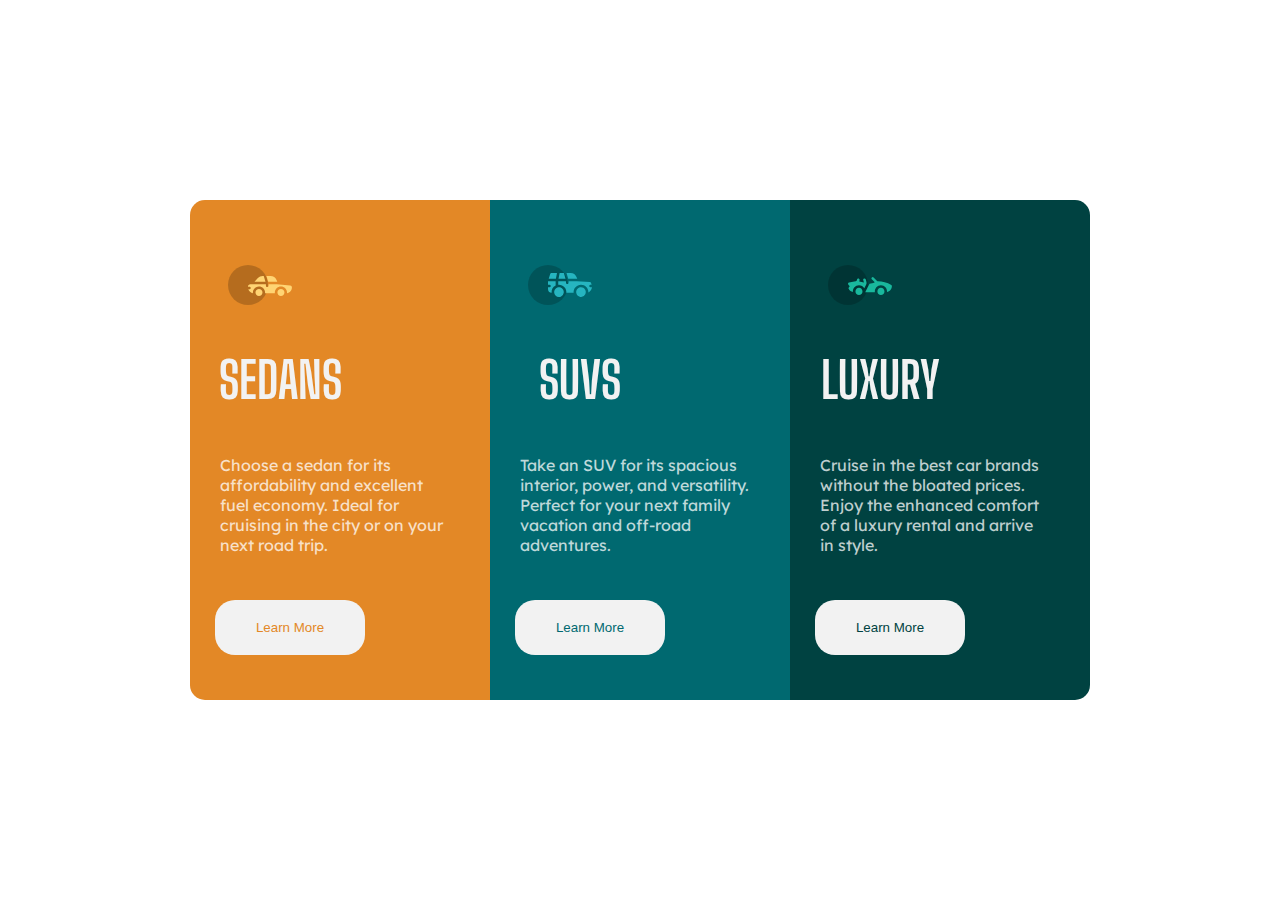
<file: 3-column-preview-card-component-main/index.html>
<!DOCTYPE html>
<html lang="en">
  <head>
    <meta charset="UTF-8" />
    <meta name="viewport" content="width=device-width, initial-scale=1.0" />
    <!-- displays site properly based on user's device -->

    <link
      rel="icon"
      type="image/png"
      sizes="32x32"
      href="./images/favicon-32x32.png"
    />
    <title>Frontend Mentor | 3-column preview card component</title>
    <link rel="stylesheet" href="style.css" />
  </head>
  <body>
    <div class="big-container">
      <div class="container" id="sedans-container">
        <img class="icon" src="./images/icon-sedans.svg" alt="Sedans Icon" />
        <h1>Sedans</h1>
        <p>
          Choose a sedan for its affordability and excellent fuel economy. Ideal
          for cruising in the city or on your next road trip.
        </p>
        <button class="learn-btn" id="sedans-btn">Learn More</button>
      </div>

      <div class="container" id="suvs-container">
        <img class="icon" src="./images/icon-suvs.svg" alt="SUV Icon" />
        <h1>SUVs</h1>
        <p>
          Take an SUV for its spacious interior, power, and versatility. Perfect
          for your next family vacation and off-road adventures.
        </p>
        <button class="learn-btn" id="suvs-btn">Learn More</button>
      </div>

      <div class="container" id="luxury-container">
        <img class="icon" src="./images/icon-luxury.svg" alt="Luxury Icon" />
        <h1>Luxury</h1>
        <p>
          Cruise in the best car brands without the bloated prices. Enjoy the
          enhanced comfort of a luxury rental and arrive in style.
        </p>
        <button class="learn-btn" id="luxury-btn">Learn More</button>
      </div>
    </div>
  </body>
</html>
</file>
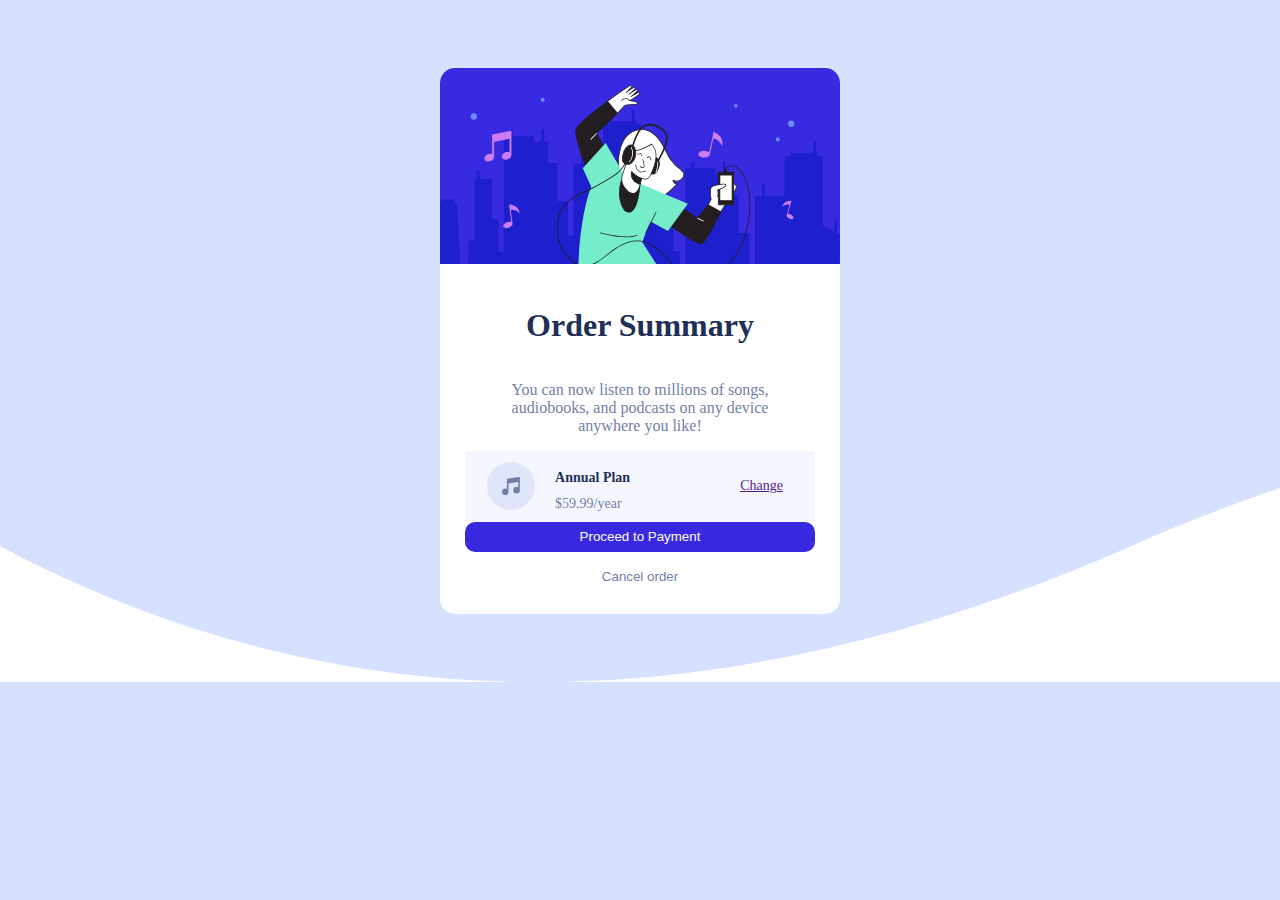
<file: order-summary-component-main/index.html>
<!DOCTYPE html>
<html lang="en">
  <head>
    <meta charset="UTF-8" />
    <meta name="viewport" content="width=device-width, initial-scale=1.0" />
    <link
      rel="icon"
      type="image/png"
      sizes="32x32"
      href="./images/favicon-32x32.png"
    />
    <link rel="stylesheet" href="stylesheet.css" />
    <title>Frontend Mentor | Order summary card</title>
  </head>

  <body>
    <div class="container">
      <div class="card-block">
        <img
          id="card-block-top"
          src="./images/illustration-hero.svg"
          alt="Person listening to music"
        />
        <div id="card-block-bottom">
          <h1 id="card-h1">Order Summary</h1>
          <p>
            You can now listen to millions of songs, audiobooks, and podcasts on
            any device anywhere you like!
          </p>

          <div class="price-block">
            <div class="flex0">
              <div class="flex1">
                <img
                  id="music-icon"
                  src="./images/icon-music.svg"
                  alt="music icon"
                />
                <div id="middle-part">
                  <h1 id="price-h1">Annual Plan</h1>
                  <div id="price">$59.99/year</div>
                </div>
              </div>

              <div class="flex2">
                <a href="">Change</a>
              </div>
            </div>
            <div class="buttons">
              <button type="button">Proceed to Payment</button>
              <button id="cancel-button" type="button">Cancel order</button>
            </div>
          </div>
        </div>
      </div>
    </div>
  </body>
</html>
</file>
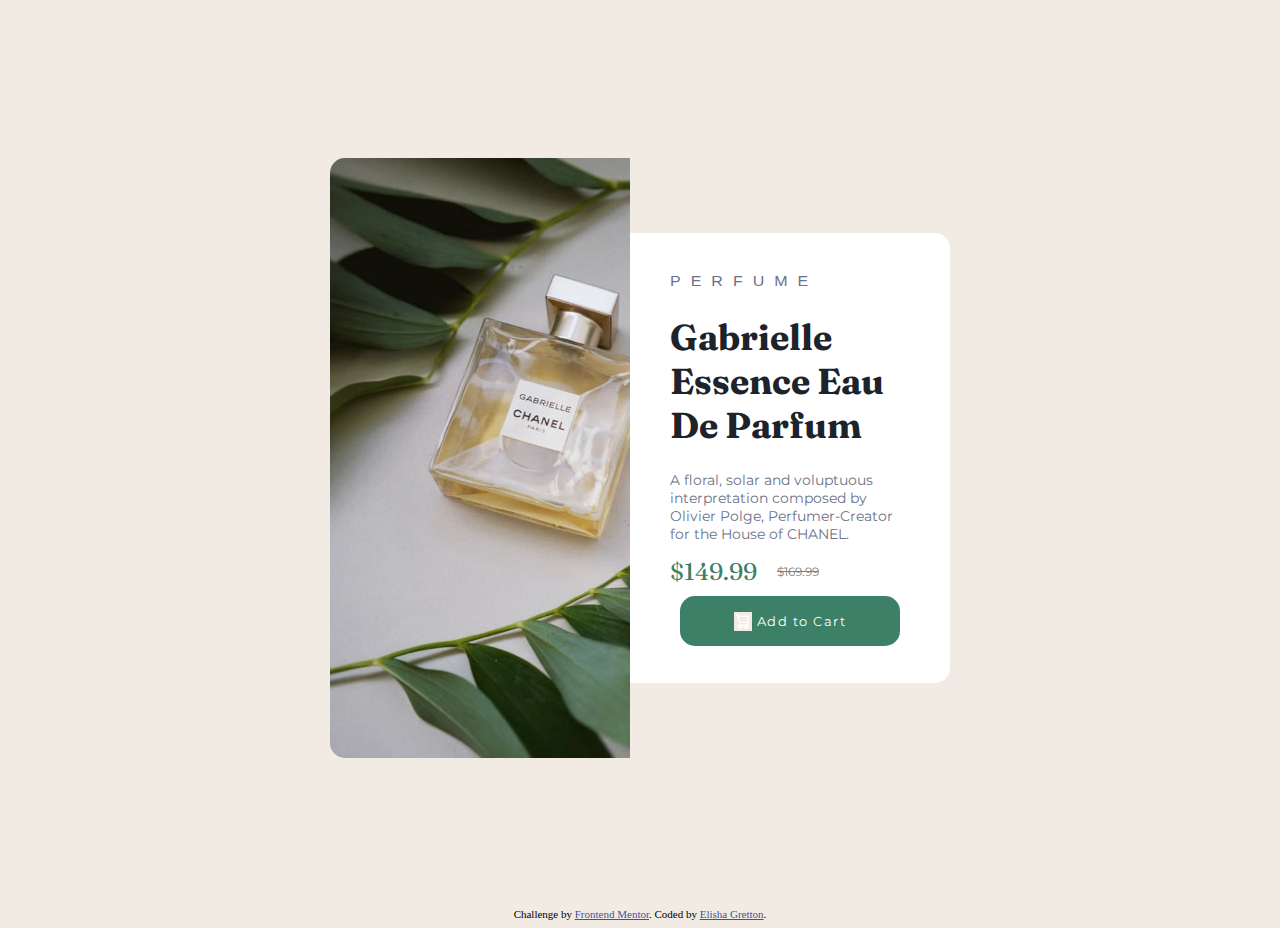
<file: product-preview-card-component-main/index.html>
<!DOCTYPE html>
<html lang="en">
  <head>
    <meta charset="UTF-8" />
    <meta name="viewport" content="width=device-width, initial-scale=1.0" />

    <link rel="stylesheet" href="styles.css" />
    <title>Frontend Mentor | Product preview card component</title>
  </head>
  <body>
    <div class="container">
      <div class="image"></div>

      <div class="right-side">
        <h2>Perfume</h2>
        <h1>Gabrielle Essence Eau De Parfum</h1>
        <p>
          A floral, solar and voluptuous interpretation composed by Olivier
          Polge, Perfumer-Creator for the House of CHANEL.
        </p>

        <div class="price">
          <span id="current-price">$149.99</span>
          <span id="previous-price">$169.99</span>
        </div>

        <div class="add-to-cart-btn">
          <button>
            <img src="images/icon-cart.svg" alt="cart-icon" />Add to Cart
          </button>
        </div>
      </div>
    </div>
    <div class="attribution">
      Challenge by
      <a href="https://www.frontendmentor.io?ref=challenge" target="_blank"
        >Frontend Mentor</a
      >. Coded by <a href="#">Elisha Gretton</a>.
    </div>
  </body>
</html>
</file>
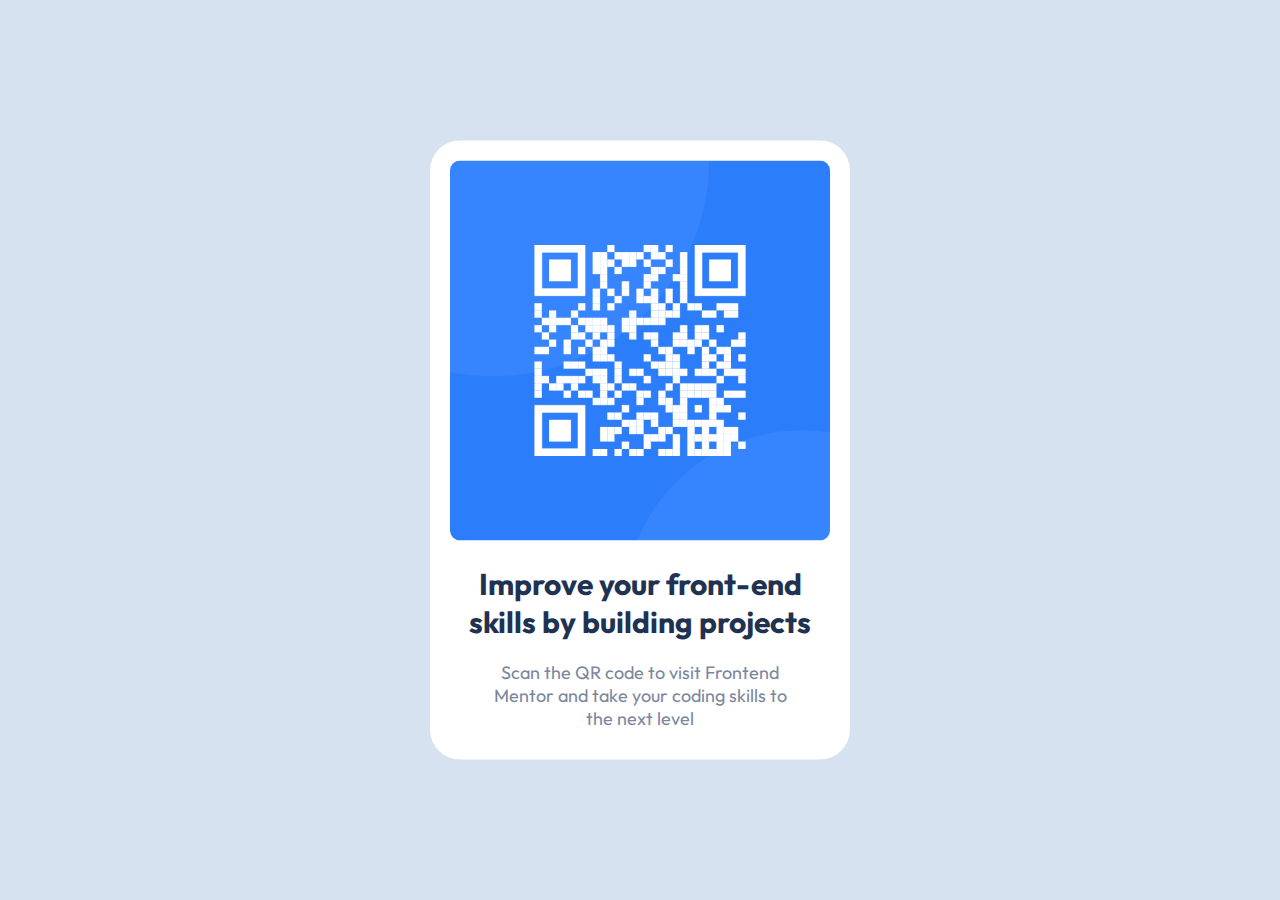
<file: qr-code-component-main/index.html>
<!DOCTYPE html>
<html lang="en">
  <head>
    <meta charset="UTF-8" />
    <meta name="viewport" content="width=device-width, initial-scale=1.0" />
    <!-- displays site properly based on user's device -->

    <link
      rel="icon"
      type="image/png"
      sizes="32x32"
      href="./images/favicon-32x32.png"
    />

    <title>Frontend Mentor | QR code component</title>
    <link rel="stylesheet" href="style.css" />
  </head>
  <body>
    <div class="container">
      <div class="qr-code-image">
        <img src="./images/image-qr-code.png" alt="QR Code" />
      </div>
      <div class="text-content">
        <h1>Improve your front-end skills by building projects</h1>
        <p>
          Scan the QR code to visit Frontend Mentor and take your coding skills
          to the next level
        </p>
      </div>
    </div>
  </body>
</html>
</file>
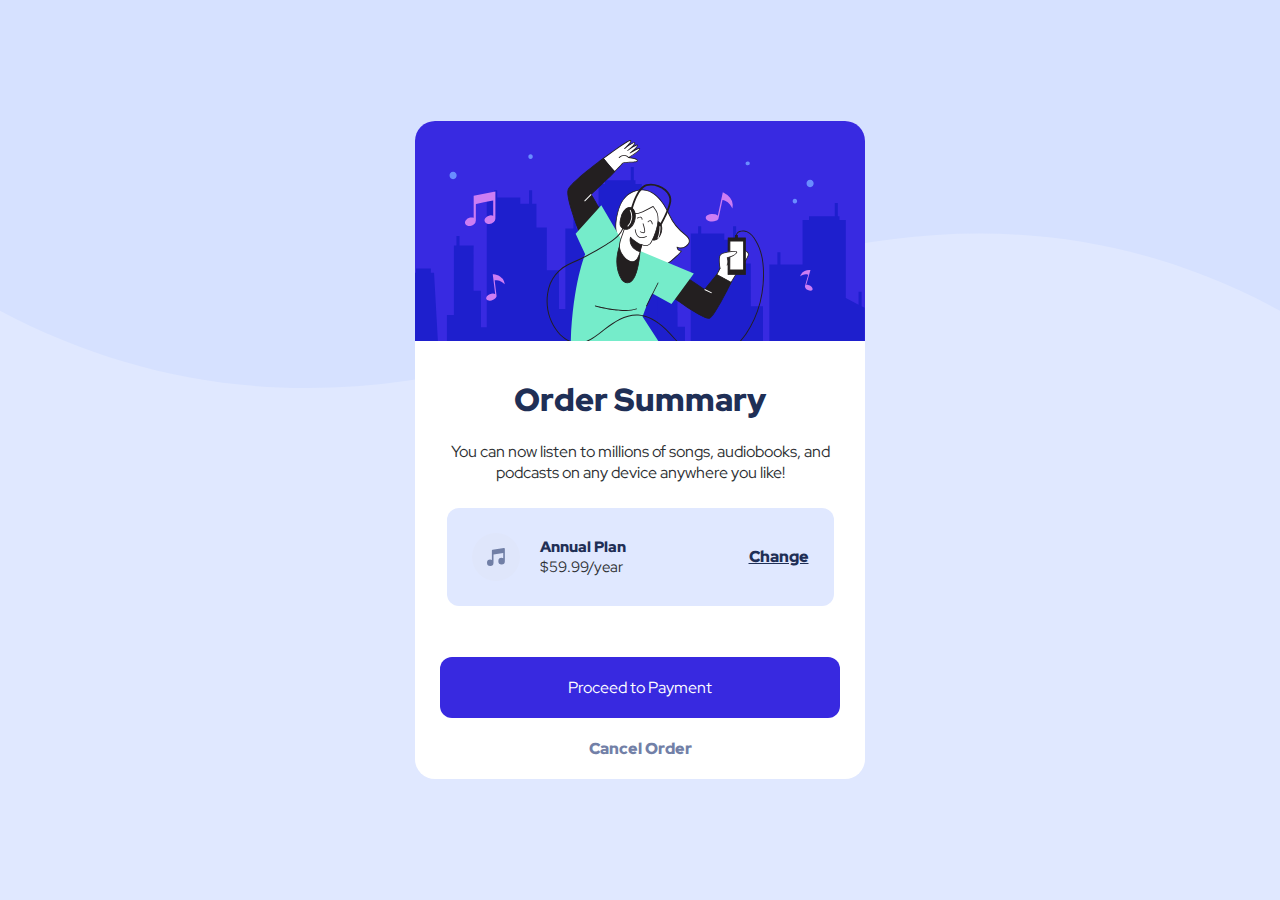
<file: order-summary-component-main/index2.html>
<!DOCTYPE html>
<html lang="en">
  <head>
    <meta charset="UTF-8" />
    <meta name="viewport" content="width=device-width, initial-scale=1.0" />
    <link
      rel="icon"
      type="image/png"
      sizes="32x32"
      href="./images/favicon-32x32.png"
    />
    <link rel="stylesheet" href="style.css" />
    <title>Frontend Mentor | Order summary card</title>
  </head>

  <body>
    <div class="container">
      <div class="hero">
        <img
          src="./images/illustration-hero.svg"
          alt="Person listening to music"
        />
      </div>
      <div class="text-content">
        <h2 class="title">Order Summary</h2>
        <p class="subtitle">
          You can now listen to millions of songs, audiobooks, and podcasts on
          any device anywhere you like!
        </p>
        <div class="plan-box">
          <div class="plan-box-left">
            <img src="./images/icon-music.svg" alt="music icon" />
            <div>
              <h5>Annual Plan</h5>
              <p>$59.99/year</p>
            </div>
          </div>
          <a href="#">Change</a>
        </div>
      </div>
      <div class="buttons">
        <a href="#" class="proceed-btn">Proceed to Payment</a>
        <a href="#" class="cancel-btn">Cancel Order</a>
      </div>
    </div>
  </body>
</html>
</file>
<file: 3-column-preview-card-component-main/style.css>
@import url('https://fonts.googleapis.com/css2?family=Big+Shoulders+Display:wght@700&family=Lexend+Deca&display=swap');

* {
    margin: 0;
    padding: 0;
    box-sizing: border-box;
}

body {
    min-height: 100vh;
    position: relative;
}

.big-container {
    display: grid;
    grid-template-columns: repeat(3,1fr);
    
    position: absolute; 
    left: 50%;
    top: 50%;
    transform: translate(-50%,-50%); 

    height: 500px;
    width: 900px;

    border-radius: 15px;
    overflow: hidden;
}

.container {
    display: flex;
    flex-direction: column;
    align-items: center;
    justify-content: space-evenly;

    background-color: blue;
}

.container img {
    margin-top: 20px;
    position: relative;
    left: -80px;
}

.container h1 {
    font-family: 'Big Shoulders Display', sans-serif;
    font-size: 50px;
    position: relative;
    left: -60px;
    text-transform: uppercase;
    color: hsl(0, 0%, 95%);
}

.container p {
    font-family: 'Lexend Deca', sans-serif;
    font-size: 16px;
    max-width: 230px;
    color: hsla(0, 0%, 100%, 0.75);
    position: relative;
    left: -5px;
}

.container button {
    border: none;
    padding: 20px;
    border-radius: 20px;
    width: 150px;
    background-color: hsl(0, 0%, 95%);
    position: relative;
    left: -50px;
}

#sedans-container {
    background-color: hsl(31, 77%, 52%);
}

#suvs-container {
    background-color: hsl(184, 100%, 22%);
}

#luxury-container {
    background-color: hsl(179, 100%, 13%);
}

#sedans-btn {
    color: hsl(31, 77%, 52%);
}

#suvs-btn {
    color: hsl(184, 100%, 22%);
}

#luxury-btn {
    color: hsl(179, 100%, 13%);
}
</file>
<file: order-summary-component-main/stylesheet.css>
/* Import fonts */
@import url('https://fonts.google.com/specimen/Red+Hat+Display');


body {
    background-image:  url('./images/pattern-background-desktop.svg');
    background-size: cover;
    font-family: 'Red Hat Display';
}

.container {
    display: flex;
    align-items: center;
    justify-content: center;
    padding: 60px;
}
/* Card block */
.card-block{
    display: flex;
    flex-direction: column;
    justify-content: center;
    align-items: center;
}

#card-block-top {
    width: 400px;
    height: auto;
    border-radius: 15px 15px 0px 0px;

}

#card-block-bottom {
    background-color:white;
    width: 400px;
    height: 350px;
    border-radius: 0px 0px 15px 15px;
    display: inherit;
    flex-direction: inherit;
    justify-content: inherit;
    align-items: inherit;
}

#card-h1 {
    color: hsl(223, 47%, 23%);
    font-family: 'Red Hat Display';
    font-size: 32px;
}

p {
    color: hsl(224, 23%, 55%);
    width: 300px;
    text-align: center;
    font-size: 16px;
    font-family: 'Red Hat Display';
}

.flex0 {
    display: flex;
    flex-direction: row;
    justify-content: center;
    align-items: center;
    background-color: hsl(225, 100%, 98%);
    padding: 10px;
    gap: 100px;
}
.flex1 {
    display: flex;
    flex-direction: row;
    align-items: center;
    gap: 20px;
}

.flex2 {
    display: flex;
    flex-direction: row;
    justify-content: flex-end;
    align-items: center;
    gap: 20px;
    padding: 10px;
    font-size: 14px;

}

#price-h1 {
    font-size: 14px;
    color: hsl(223, 47%, 23%);
}

#price {
    font-size: 14px;
    color: hsl(224, 23%, 55%);
}

.buttons {
    display: flex;
    flex-direction: column;
    justify-content: center;
    align-items: center;
    gap: 10px;
}
button {
    background: hsl(245, 75%, 52%);
    border: none;
    color: white;
    border-radius: 10px;
    width: 350px;
    height: 30px;
}

#cancel-button {
    background: white;
    color: hsl(224, 23%, 55%);
}
</file>
<file: product-preview-card-component-main/styles.css>
/* Import fonts */
@import url('https://fonts.googleapis.com/css2?family=Montserrat:wght@500;700&display=swap');

@import url('https://fonts.googleapis.com/css2?family=Fraunces:opsz,wght@9..144,700&display=swap');

/* Preset */
.attribution {
    font-size: 11px;
    text-align: center;
}
.attribution a {
    color: hsl(228, 45%, 44%);
}
* {
    background-color: hsl(30, 38%, 92%)
}

/* Body */
.container {
    display: flex;
    flex-direction: row;
    justify-content: center;
    align-items: center;
    padding: 150px;
}

.image {
    background-image: url("./images/image-product-desktop.jpg");
    background-size: cover;
    height: 600px;
    width: 300px;
    border-radius: 15px 0px 0px 15px;
}

.right-side{
    width: 240px;
    background-color: white;
    padding: 27px 40px;

    border-radius: 0px 15px 15px 0px;

}

.right-side > * {
    background-color: white;
}
h2 {
    font-family: 'Roboto', sans-serif;
    text-transform: uppercase;
    letter-spacing: 10px;
    font-weight: 200;
    transform: scale(1, 0.9);
    color: hsl(228, 12%, 48%);
    font-size: 16px;
}
h1 {
    font-family: 'Fraunces', serif;
    color: hsl(212, 21%, 14%);
    font-size: 36px;
}

p {
    font-family: 'Montserrat', serif;
    color: hsl(228, 12%, 48%);
    font-size: 14px;
}

.price {
    display: flex;
    flex-direction: row;
    align-items: center;
    column-gap: 20px;
}
#current-price {
    color: hsl(158, 36%, 37%);
    font-family: 'Fraunces', serif;
    font-size: 24px;
    background-color: white;

}

#previous-price {
    font-family: 'Montserrat', serif;
    color: grey;
    text-decoration: line-through;
    background-color: white;
    font-size: 12px;

}

.add-to-cart-btn {
    padding: 10px;
    display: flex;
    flex-direction: row;
    column-gap: 3px;
    justify-content: center;
}

.add-to-cart-btn button {
    background-color: hsl(158, 36%, 37%);
    color: white;
    display: flex;
    flex-direction: row;
    column-gap: 5px;
    justify-content: center;
    align-items: center;
    height: 50px;
    width: 300px;
    font-family: 'Montserrat', serif;
    border-radius: 15px;
    border:none;
    letter-spacing: 1.5px;

}
.add-to-cart-btn button img {
    height: 15px;
    width: auto;
    fill:none;
    padding: 2px;
}

.add-to-cart-btn button:hover {
    background-color:hsl(158, 36%, 26%);
    cursor: pointer;
    transform: translateX(-0.25s);
}

@media (max-width: 660px) {
    .container {
        display: flex;
        flex-direction: column;
        justify-content: center;
        align-items: center;
        padding: 150px;
    }

    .container .image {
        background: url("./images/image-product-mobile.jpg");
        height: auto;
        width: 300px;
        border-radius: 15px 15px 0px 0px;
    }

    h1 {
        font-size: 24px;
        margin: 5px;
    }

    h2 {
        font-size: 12px;
        margin: 5px;

    }

    .right-side{
        width: 260px;
        background-color: white;
        padding: 19px 21px;
    
        border-radius: 0px 0px 15px 15px;
    
    }
}
</file>
<file: qr-code-component-main/style.css>
@import url('https://fonts.googleapis.com/css2?family=Montserrat&family=Outfit:wght@400;700&family=Red+Hat+Display:wght@500;700;900&family=Roboto:wght@100&display=swap');

* {
    margin: 0;
    padding: 0;
    box-sizing: border-box;
}

body {
    /* TO-DO: Check what vh means. */
    min-height: 100vh;
    position: relative;
    font-size: 16px;
    background-color: hsl(212, 45%, 89%);
}

.container {
    /* Get container in middle of screen */
    /* TO-DO: Check why this works. */
    position: absolute; 
    left: 50%;
    top: 50%;
    transform: translate(-50%,-50%); 

    max-width: 420px;
    background-color: hsl(0, 0%, 100%);

    /* Get borders rounded for all four */
    border-radius: 30px;
    overflow: hidden;
}

.qr-code-image img {
    border-radius: 20px;
    overflow: hidden;
    padding: 20px;
    max-width: 420px;
    max-height: 420px;
    border-radius: 30px;
    background-position: center center;
    background-repeat: no-repeat;
}

.text-content {
    display: flex;
    flex-direction: column;
    justify-content: center;
    align-items: center;
}
.text-content h1 {
    font-family: 'Outfit', sans-serif;
    font-weight: 700;
    font-size: 30px;
    text-align: center;
    padding-bottom: 20px;
    color: hsl(218, 44%, 22%);
    max-width: 350px;
}

.text-content p {
    font-family: 'Outfit', sans-serif;
    text-align: center;
    font-size: 18px;
    font-weight: 400;
    max-width: 300px;
    padding-bottom: 30px;
    color: hsl(220, 15%, 55%);
}


@media only screen and (max-width: 425px){
    .container {
        width: 90%;
    }
    .qr-code-image img {
        width: 100%;
    }

    .text-content h1 {
        font-size: 24px;
        max-width: 90%;
    }

    .text-content p {
        font-size: 16px;
        max-width: 90%;
    }

}
</file>
<file: order-summary-component-main/style.css>
@import url('https://fonts.googleapis.com/css2?family=Montserrat&family=Red+Hat+Display:wght@500;700;900&family=Roboto:wght@100&display=swap');

* {
    margin: 0;
    padding: 0;
    box-sizing: border-box;
}

body {
    font-family: 'Red Hat Display', sans-serif;
    min-height: 100vh;
    background-image: url('./images/pattern-background-desktop.svg');
    background-repeat: no-repeat;
    background-size: contain;
    background-color: hsl(225, 100%, 94%);
    position: relative;/* as the container is positioned relative to the body*/
    font-size: 16px;
}

.container {
    position: absolute; /*position of container is absolute, it is in center of body*/
    left: 50%;
    top: 50%;
    transform: translate(-50%,-50%); /*this is how to center properly*/
    max-width: 450px;
    background-color: white;
    /* how to make the borders rounded*/
    border-radius: 20px;
    overflow: hidden;
}

.text-content {
    padding: 7%; /* padding around all elements */
    text-align: center; /* make all text in center in this block */
}

.title {
    color: hsl(223, 47%, 23%);
    font-weight: 900; /*thicker*/
    font-size: 32px;
    margin-bottom: 20px; /*add more margin to the bottom*/
}

.text-content p.subtitle {
    color: #2d3033;
    margin-bottom: 25px;
}

.plan-box {
    background-color: hsl(225, 100%, 94%);
    border-radius: 12px;
    display: flex;
    padding: 25px;
    align-items: center;
    justify-content: space-between;
}

.plan-box-left {
    display: flex;
    align-items: center;
    text-align: left;
}

.plan-box-left div {
    margin-left: 20px; /*add space to left*/
}

.plan-box-left div h5 {
    font-weight: 900;
    font-size: 15px;
    color: hsl(223, 47%, 23%);
}

.plan-box-left div p {
    color: #2d3033;
    font-size: 15px;
}

.plan-box a {
    font-weight: 900;
    color: hsl(223, 47%, 23%);
}

.plan-box a:hover {
    /* no underline, change colour, animation */
    text-decoration: none;
    color: hsl(245, 75%, 52%);
    transition: color .3s ease;
}
.buttons {
    display: flex;
    flex-direction: column;
    justify-content: center;
    align-items: center;
}
a.proceed-btn {
    text-decoration: none; /*no underline as a link*/
    color: white;
    background: hsl(245, 75%, 52%);
    border-radius: 12px;
    padding: 20px 0;
    margin: 20px 0;
    text-align: center;
    width: 400px;
}

a.proceed-btn:hover {
    background-color: hsl(224, 23%, 55%);
    transition: background-color .3s ease;
}

a.cancel-btn {
    color: hsl(224, 23%, 55%);
    text-decoration: none;
    border-radius: 12px;
    text-align: center;
    font-weight: 900;
    margin-bottom: 20px;
}

a.cancel-btn:hover {
    color: hsl(223, 47%, 23%);
}

/* MEDIA QUERY FOR MOBILE VERSION */

@media only screen and (max-width: 425px) {
    body {
        background-image: url(./images/pattern-background-mobile.svg);
        font-size: 14px;
    }
    .container {
        max-width: 80%;
    }

    .title {
        font-size: 23px;
    }
    .plan-box-left div {
        margin-left: 5%; /*add space to left*/
    }
    
    .plan-box-left div h5{
        font-size: 95%;
    }


    .plan-box a {
        font-size: 90%;
    }

    .plan-box {
        padding: 10px;
    }
    a.proceed-btn {
        width: 85%;
        padding: 15px 0;
        margin: 15px 0;

    }
}
</file>
